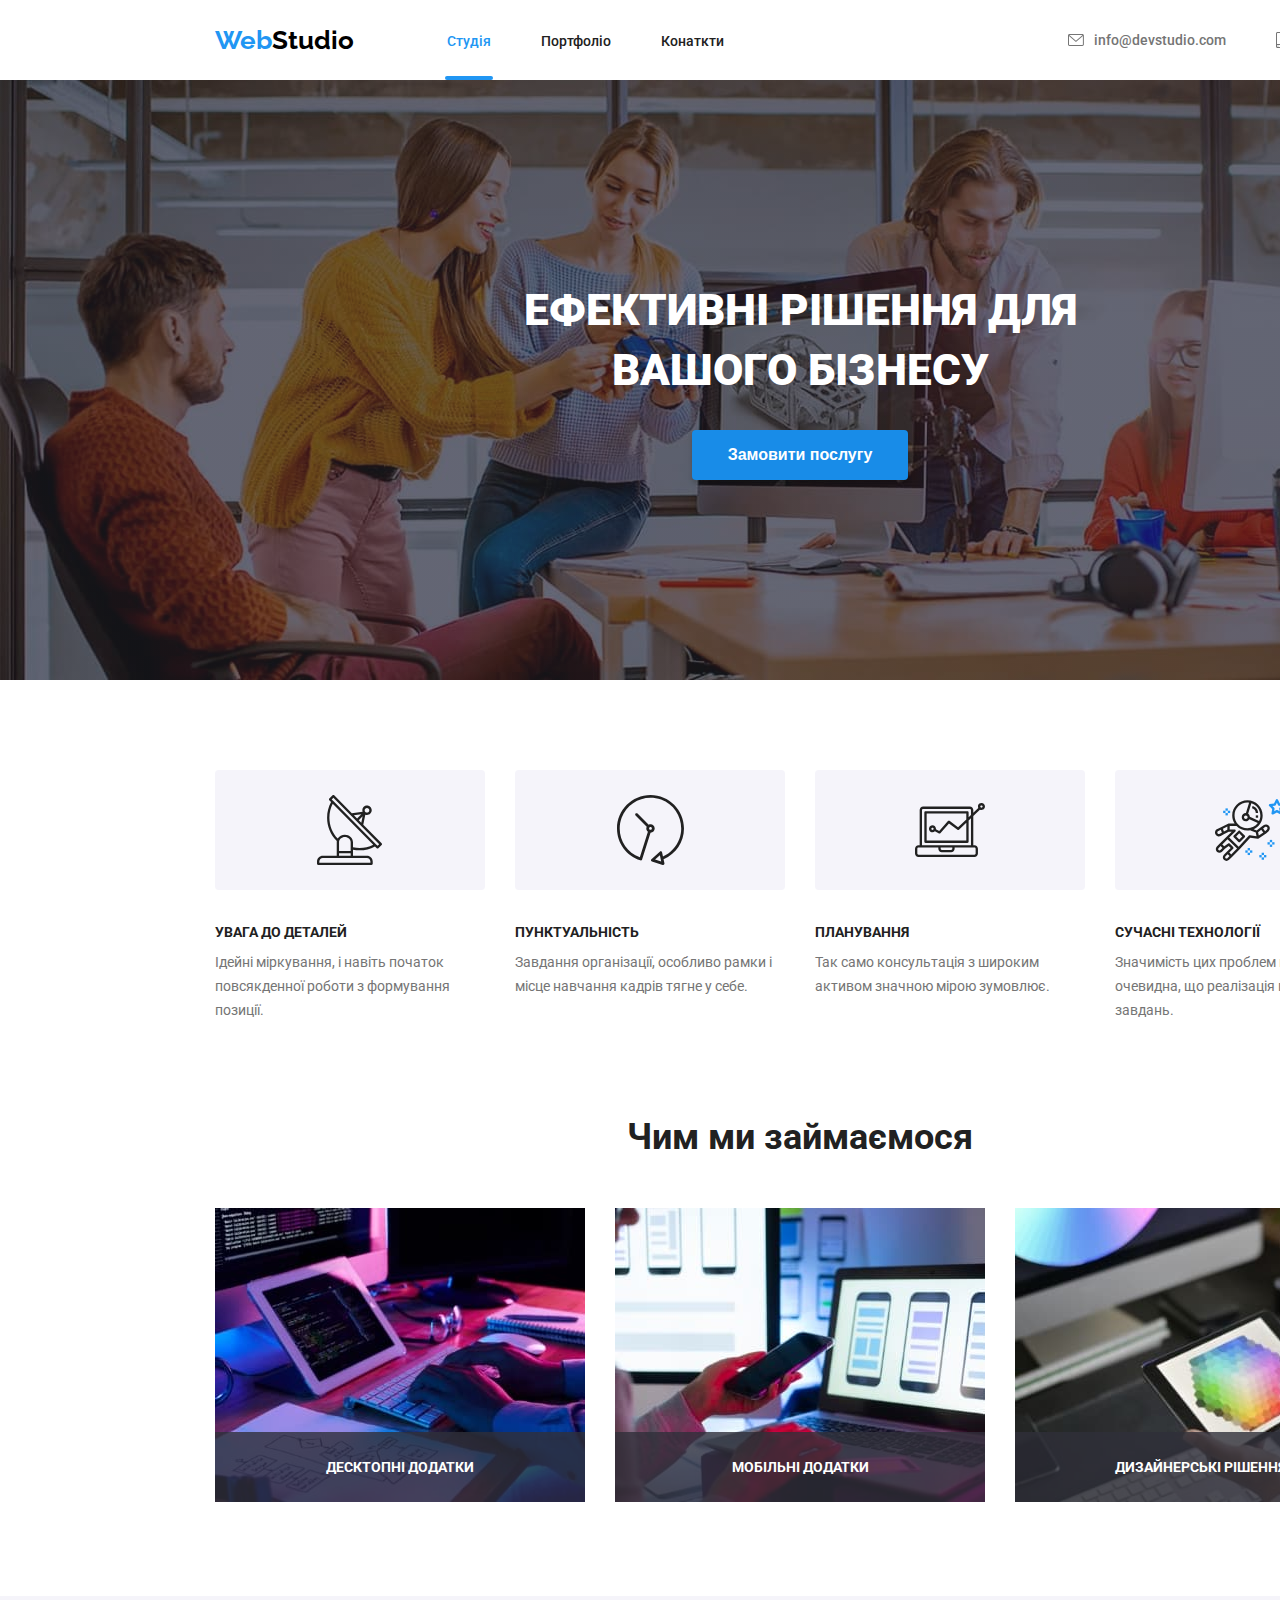
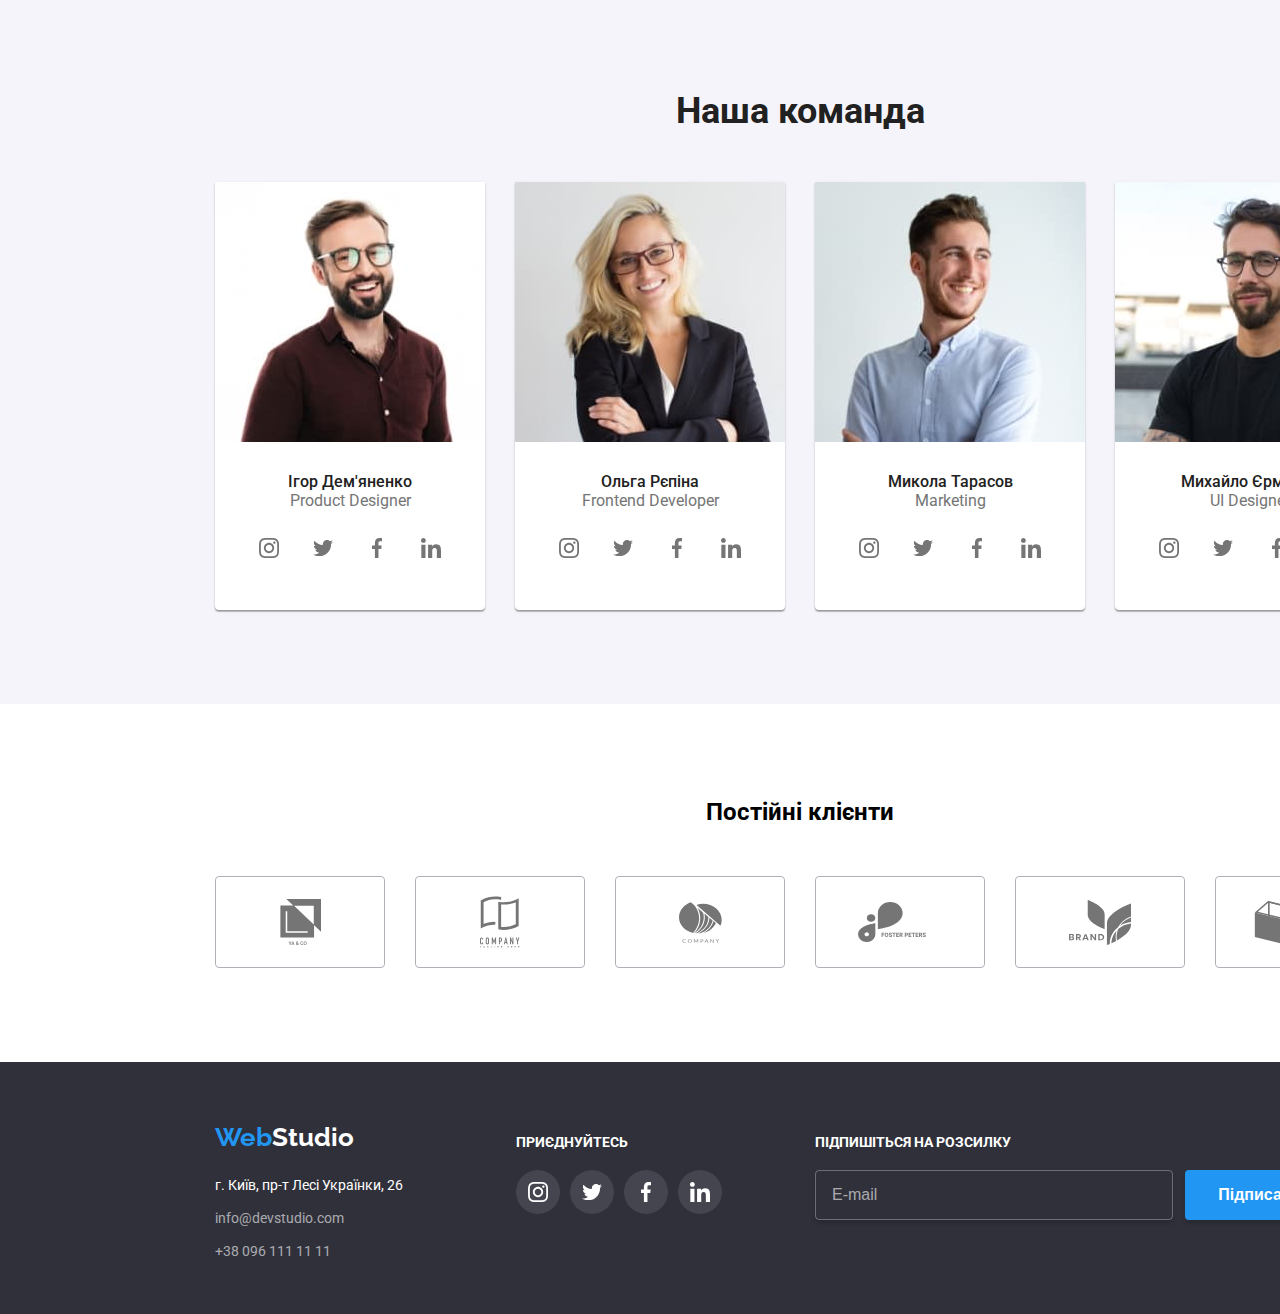
<file: index.html>
<!DOCTYPE html>
<html lang="ua">
  <head>
    <meta charset="UTF-8" />
    <meta http-equiv="X-UA-Compatible" content="IE=edge" />
    <meta name="viewport" content="width=device-width, initial-scale=1.0" />
    <title>WebStudio</title>
    <link rel="preconnect" href="https://fonts.googleapis.com" />
    <link rel="preconnect" href="https://fonts.gstatic.com" crossorigin />
    <link
      href="https://fonts.googleapis.com/css2?family=Raleway:ital,wght@0,700;1,700&family=Roboto:wght@400;500;700;900&display=swap"
      rel="stylesheet"
    />
    <link rel="stylesheet" href="./css/style.css" />
    <link rel="stylesheet" href="./css/normalize.css" />
    <link rel="stylesheet" href="./css/modal.css" />
  </head>
  <body>
    <header class="header">
      <div class="container header-flex">
        <a href="index.html" class="header-logo">
          <span class="accent-blue">Web</span
          ><span class="accent-black">Studio</span></a
        >
        <nav class="header-nav">
          <ul class="header-nav-list">
            <li class="header-nav-item">
              <a href="./index.html" class="header-nav-link active">Студія</a>
            </li>
            <li class="header-nav-item">
              <a href="./portfolio.html" class="header-nav-link">Портфоліо</a>
            </li>
            <li class="header-nav-item">
              <a href="" class="header-nav-link">Конаткти</a>
            </li>
          </ul>
        </nav>
        <ul class="header-contact-list">
          <li class="header-contact-item">
            <a href="mailto:info@devstudio.com" class="contact-link"
              ><svg class="contact-icon envelope">
                <use href="./img/sprite.svg#envelope"></use>
              </svg>
              info@devstudio.com</a
            >
          </li>
          <li class="header-contact-item bib">
            <a href="tel:+380961111111" class="contact-link">
              <svg class="contact-icon smartphone">
                <use href="./img/sprite.svg#smartphone"></use>
              </svg>
              +38 096 111 11 11</a
            >
          </li>
        </ul>
      </div>
    </header>

    <main>
      <section class="hero">
        <div class="container hero-flex">
          <h1 class="hero-title">
            Ефективні рішення для<br />
            вашого бізнесу
          </h1>
          <button class="hero-btn btn-open" data-modal-open>
            Замовити послугу
          </button>
        </div>
      </section>
      <section class="advantage">
        <div class="container advantage-flex">
          <ul class="advantage-list">
            <li class="advantage-item details">
              <h3 class="advantage-title">УВАГА ДО ДЕТАЛЕЙ</h3>
              <p class="advantage-subtitle">
                Ідейні міркування, і навіть початок повсякденної роботи з
                формування позиції.
              </p>
            </li>
            <li class="advantage-item punctuality">
              <h3 class="advantage-title">ПУНКТУАЛЬНІСТЬ</h3>
              <p class="advantage-subtitle">
                Завдання організації, особливо рамки і місце навчання кадрів
                тягне у себе.
              </p>
            </li>
            <li class="advantage-item planning">
              <h3 class="advantage-title">ПЛАНУВАННЯ</h3>
              <p class="advantage-subtitle">
                Так само консультація з широким активом значною мірою зумовлює.
              </p>
            </li>
            <li class="advantage-item technologies">
              <h3 class="advantage-title">СУЧАСНІ ТЕХНОЛОГІЇ</h3>
              <p class="advantage-subtitle">
                Значимість цих проблем настільки очевидна, що реалізація
                планових завдань.
              </p>
            </li>
          </ul>
        </div>
      </section>

      <section class="about">
        <div class="container about-flex">
          <h2 class="about-title">Чим ми займаємося</h2>
          <ul class="about-list">
            <li class="about-list-item">
              <img
                class="about-list-img"
                src="./img/studio-img/ipad.jpg"
                alt="1"
              />
              <div class="title-container">
                <p class="about-list-title">Десктопні додатки</p>
              </div>
            </li>
            <li class="about-list-item">
              <img
                class="about-list-img"
                src="./img/studio-img/phones.jpg"
                alt="2"
              />
              <div class="title-container">
                <p class="about-list-title">Мобільні додатки</p>
              </div>
            </li>
            <li class="about-list-item">
              <img
                class="about-list-img"
                src="./img/studio-img/mozaika.jpg"
                alt="3"
              />
              <div class="title-container">
                <p class="about-list-title">Дизайнерські рішення</p>
              </div>
            </li>
          </ul>
        </div>
      </section>

      <section class="team">
        <div class="container team-flex">
          <h2 class="team-title">Наша команда</h2>
          <ul class="team-list">
            <li class="team-list-item">
              <img
                class="team-list-img"
                src="./img/studio-img/igorik.jpg"
                alt="Ігор Дем'яненко"
              />

              <h3 class="team-subtitle">Ігор Дем'яненко</h3>
              <p class="team-text">Product Designer</p>
              <ul class="team-link-list">
                <li class="team-icon-item">
                  <a href="" class="link-icon">
                    <svg class="instagram">
                      <use href="./img/sprite.svg#instagram"></use>
                    </svg>
                  </a>
                </li>
                <li class="team-icon-item">
                  <a href="" class="link-icon">
                    <svg class="twitter">
                      <use href="./img/sprite.svg#twitter"></use>
                    </svg>
                  </a>
                </li>
                <li class="team-icon-item">
                  <a href="" class="link-icon">
                    <svg class="facebook">
                      <use href="./img/sprite.svg#facebook"></use>
                    </svg>
                  </a>
                </li>
                <li class="team-icon-item">
                  <a href="" class="link-icon">
                    <svg class="linkedin">
                      <use href="./img/sprite.svg#linkedin"></use>
                    </svg>
                  </a>
                </li>
              </ul>
            </li>

            <li class="team-list-item">
              <img
                class="team-list-img"
                src="./img/studio-img/heh-woman.jpg"
                alt="Ольга Рєпіна"
              />

              <h3 class="team-subtitle">Ольга Рєпіна</h3>
              <p class="team-text">Frontend Developer</p>
              <ul class="team-link-list">
                <li class="team-icon-item">
                  <a href="" class="link-icon">
                    <svg class="instagram">
                      <use href="./img/sprite.svg#instagram"></use>
                    </svg>
                  </a>
                </li>
                <li class="team-icon-item">
                  <a href="" class="link-icon">
                    <svg class="twitter">
                      <use href="./img/sprite.svg#twitter"></use>
                    </svg>
                  </a>
                </li>
                <li class="team-icon-item">
                  <a href="" class="link-icon">
                    <svg class="facebook">
                      <use href="./img/sprite.svg#facebook"></use>
                    </svg>
                  </a>
                </li>
                <li class="team-icon-item">
                  <a href="" class="link-icon">
                    <svg class="linkedin">
                      <use href="./img/sprite.svg#linkedin"></use>
                    </svg>
                  </a>
                </li>
              </ul>
            </li>

            <li class="team-list-item">
              <img
                class="team-list-img"
                src="./img/studio-img/TARRRAS.jpg"
                alt="Микола Тарасов"
              />

              <h3 class="team-subtitle">Микола Тарасов</h3>
              <p class="team-text">Marketing</p>
              <ul class="team-link-list">
                <li class="team-icon-item">
                  <a href="" class="link-icon">
                    <svg class="instagram">
                      <use href="./img/sprite.svg#instagram"></use>
                    </svg>
                  </a>
                </li>
                <li class="team-icon-item">
                  <a href="" class="link-icon">
                    <svg class="twitter">
                      <use href="./img/sprite.svg#twitter"></use>
                    </svg>
                  </a>
                </li>
                <li class="team-icon-item">
                  <a href="" class="link-icon">
                    <svg class="facebook">
                      <use href="./img/sprite.svg#facebook"></use>
                    </svg>
                  </a>
                </li>
                <li class="team-icon-item">
                  <a href="" class="link-icon">
                    <svg class="linkedin">
                      <use href="./img/sprite.svg#linkedin"></use>
                    </svg>
                  </a>
                </li>
              </ul>
            </li>
            <li class="team-list-item">
              <img
                class="team-list-img"
                src="./img/studio-img/mishka.jpg"
                alt="Михайло Єрмаков"
              />

              <h3 class="team-subtitle">Михайло Єрмаков</h3>
              <p class="team-text">UI Designer</p>
              <ul class="team-link-list">
                <li class="team-icon-item">
                  <a href="" class="link-icon">
                    <svg class="instagram">
                      <use href="./img/sprite.svg#instagram"></use>
                    </svg>
                  </a>
                </li>
                <li class="team-icon-item">
                  <a href="" class="link-icon">
                    <svg class="twitter">
                      <use href="./img/sprite.svg#twitter"></use>
                    </svg>
                  </a>
                </li>
                <li class="team-icon-item">
                  <a href="" class="link-icon">
                    <svg class="facebook">
                      <use href="./img/sprite.svg#facebook"></use>
                    </svg>
                  </a>
                </li>
                <li class="team-icon-item">
                  <a href="" class="link-icon">
                    <svg class="linkedin">
                      <use href="./img/sprite.svg#linkedin"></use>
                    </svg>
                  </a>
                </li>
              </ul>
            </li>
          </ul>
        </div>
      </section>
      <section class="clients">
        <div class="container clients-container">
          <h2 class="clients-heading">Постійні клієнти</h2>

          <ul class="clients-list">
            <li class="clients-item">
              <svg class="clients-logo yaco">
                <use href="./img/sprite.svg#yaco"></use>
              </svg>
            </li>
            <li class="clients-item">
              <svg class="clients-logo flag">
                <use href="./img/sprite.svg#flag"></use>
              </svg>
            </li>
            <li class="clients-item">
              <svg class="clients-logo company">
                <use href="./img/sprite.svg#company"></use>
              </svg>
            </li>
            <li class="clients-item">
              <svg class="clients-logo foster">
                <use href="./img/sprite.svg#foster"></use>
              </svg>
            </li>
            <li class="clients-item">
              <svg class="clients-logo brand">
                <use href="./img/sprite.svg#brand"></use>
              </svg>
            </li>
            <li class="clients-item">
              <svg class="clients-logo tagline">
                <use href="./img/sprite.svg#tagline"></use>
              </svg>
            </li>
          </ul>
        </div>
      </section>
    </main>
    <footer class="footer">
      <div class="container footer-container">
        <div class="footer-flex">
          <a href="./index.html" class="footer-logo"
            ><span class="accent-blue">Web</span>Studio</a
          >
          <address class="footer-address">
            <ul class="footer-contact">
              <li class="footer-location">г. Київ, пр-т Лесі Українки, 26</li>
              <li class="footer-location">
                <a href="mailto:info@devstudio.com" class="footer-contact-link"
                  >info@devstudio.com</a
                >
              </li>
              <li class="footer-location">
                <a href="tel:+380961111111" class="footer-contact-link">
                  +38 096 111 11 11</a
                >
              </li>
            </ul>
          </address>
        </div>
        <div class="subscribe">
          <h3 class="subscribe-title">приєднуйтесь</h3>
          <ul class="subscribe-list">
            <li class="subscribe-list-item">
              <a href="#!" class="subscribe-list-link">
                <svg class="subscribe-list-icon instagram">
                  <use href="./img/sprite.svg#instagram"></use>
                </svg>
              </a>
            </li>
            <li class="subscribe-list-item">
              <a href="#!" class="subscribe-list-link">
                <svg class="subscribe-list-icon twitter">
                  <use href="./img/sprite.svg#twitter"></use>
                </svg>
              </a>
            </li>
            <li class="subscribe-list-item">
              <a href="#!" class="subscribe-list-link">
                <svg class="subscribe-list-icon facebook">
                  <use href="./img/sprite.svg#facebook"></use>
                </svg>
              </a>
            </li>
            <li class="subscribe-list-item">
              <a href="#!" class="subscribe-list-link">
                <svg class="subscribe-list-icon linkedin">
                  <use href="./img/sprite.svg#linkedin"></use>
                </svg>
              </a>
            </li>
          </ul>
        </div>
        <div class="newsletter">
          <h3 class="newsletter-title">Підпишіться на розсилку</h3>
          <form class="newsletter-form">
            <input
              class="newsletter-input"
              required
              placeholder="E-mail"
              type="email"
            />
            <button class="newsletter-btn" type="submit">
              <span>Підписатися</span
              ><img src="./img/studio-img/send.svg" alt="Підписатися" />
            </button>
          </form>
        </div>
      </div>
    </footer>

    <div class="backdrop is-hidden" data-modal>
      <div class="modal">
        <button class="btn modal-btn" data-modal-close>
          <svg class="modal-close-icon">
            <use href="./img/close.svg#close"></use>
          </svg>
        </button>
        <h3 class="modal-title">Залиште свої дані, ми вам передзвонимо</h3>
        <form class="modal-form">
          <label for="name" class="modal-form-label"
            ><span class="form-title">Ім'я</span>
            <input
              required
              class="form-field form-input"
              type="text"
              minlength="2"
              maxlength="44" /><svg class="input-icon name">
              <use href="./img/modal-sprite.svg#name"></use></svg></label
          ><label class="modal-form-label" for="tel"
            ><span class="form-title">Телефон</span>
            <input
              type="number"
              required
              class="form-field form-input"
              type="tel"
              minlength="10"
              max="13" /><svg class="input-icon tell">
              <use href="./img/modal-sprite.svg#tell"></use></svg></label
          ><label class="modal-form-label" for="email"
            ><span class="form-title">Пошта</span>
            <input
              id="poshta"
              required
              class="form-field form-input"
              type="email" /><svg class="input-icon poshta">
              <use href="./img/modal-sprite.svg#poshta"></use></svg></label
          ><label class="modal-form-label" for="feedback"
            ><span class="form-title">Коментар</span>
            <textarea
              class="form-field form-comment"
              placeholder="Введіть текст"
            ></textarea>
          </label>
          <label class="modal-form-label checkbox-label" for="checkbox">
            <input required class="checkbox" type="checkbox" />

            <p class="checkbox-title">
              Погоджуюся з розсилкою та приймаю
              <a href="" class="conditions">Умови договору</a>
            </p></label
          >
          <button type="submit" class="modal-submit">Відправити</button>
        </form>
      </div>
    </div>
    <script src="./js/modal.js"></script>
  </body>
</html>
</file>
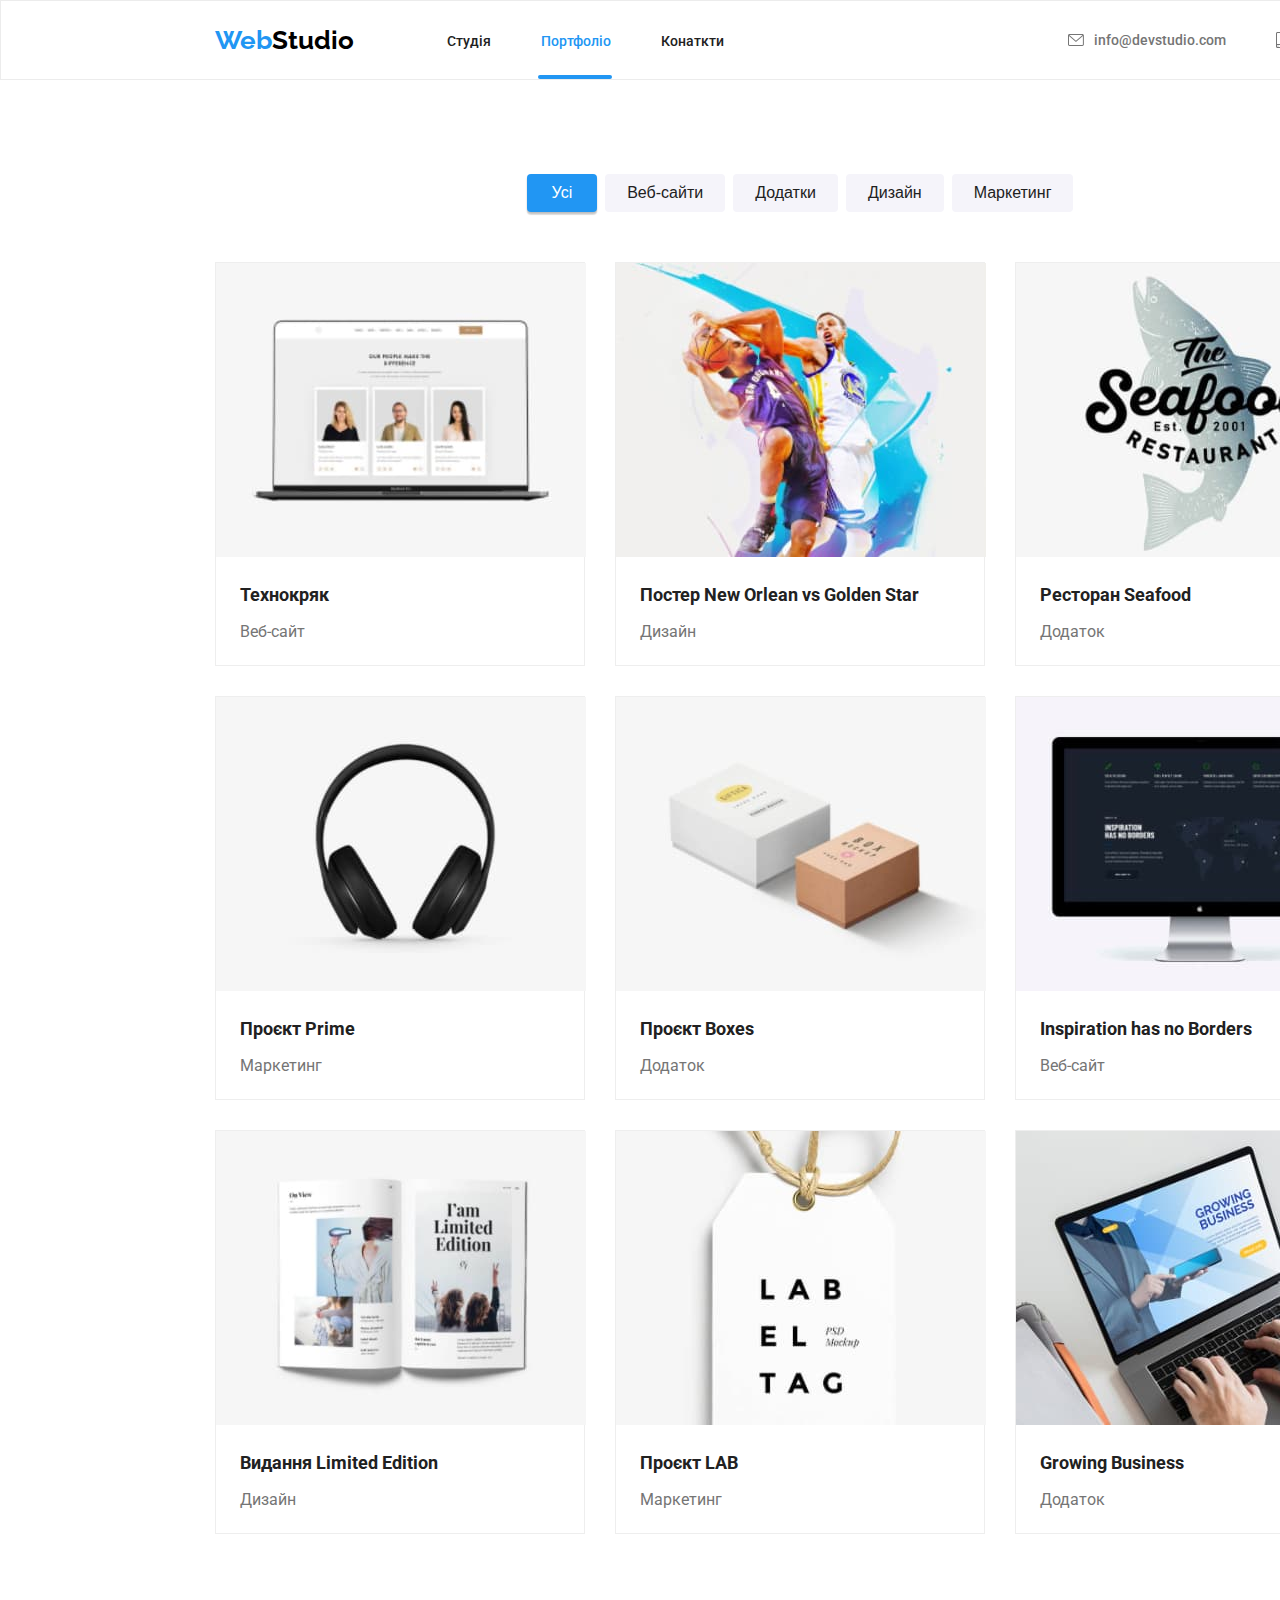
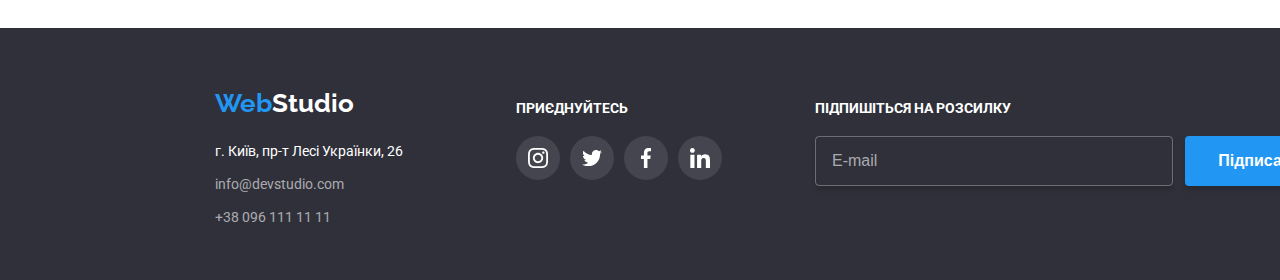
<file: portfolio.html>
<!DOCTYPE html>
<html lang="ua">
  <head>
    <meta charset="UTF-8" />
    <meta http-equiv="X-UA-Compatible" content="IE=edge" />
    <meta name="viewport" content="width=device-width, initial-scale=1.0" />

    <title>Портфоліо</title>
    <link rel="preconnect" href="https://fonts.googleapis.com" />
    <link rel="preconnect" href="https://fonts.gstatic.com" crossorigin />
    <link rel="preconnect" href="https://fonts.googleapis.com" />
    <link rel="preconnect" href="https://fonts.gstatic.com" crossorigin />
    <link
      href="https://fonts.googleapis.com/css2?family=Raleway:ital,wght@0,700;1,700&family=Roboto:wght@400;500;700&display=swap"
      rel="stylesheet"
    />
    <link rel="stylesheet" href="./css/portfolio.css" />
    <link rel="stylesheet" href="./css/normalize.css" />
    <body>
      <header class="header">
        <div class="container header-flex">
          <a href="index.html" class="header-logo">
            <span class="accent-blue">Web</span
            ><span class="accent-black">Studio</span></a
          >
          <nav class="header-nav">
            <ul class="header-nav-list">
              <li class="header-nav-item">
                <a href="./index.html" class="header-nav-link">Студія</a>
              </li>
              <li class="header-nav-item">
                <a href="./portfolio.html" class="header-nav-link active"
                  >Портфоліо</a
                >
              </li>
              <li class="header-nav-item">
                <a href="" class="header-nav-link">Конаткти</a>
              </li>
            </ul>
          </nav>
          <ul class="header-contact-list">
            <li class="header-contact-item">
              <a href="mailto:info@devstudio.com" class="contact-link"
                ><svg class="contact-icon envelope">
                  <use href="./img/sprite.svg#envelope"></use>
                </svg>
                info@devstudio.com</a
              >
            </li>
            <li class="header-contact-item bib">
              <a href="tel:+380961111111" class="contact-link">
                <svg class="contact-icon smartphone">
                  <use href="./img/sprite.svg#smartphone"></use>
                </svg>
                +38 096 111 11 11</a
              >
            </li>
          </ul>
        </div>
      </header>
      <main class="main">
        <section class="portfolio">
          <div class="container portfolio-flex">
            <ul class="filter-list">
              <li class="filter-list-item">
                <button class="filter-btn active-btn">Усі</button>
              </li>
              <li class="filter-list-item">
                <button class="filter-btn">Веб-сайти</button>
              </li>

              <li class="filter-list-item">
                <button class="filter-btn">Додатки</button>
              </li>
              <li class="filter-list-item">
                <button class="filter-btn">Дизайн</button>
              </li>
              <li class="filter-list-item">
                <button class="filter-btn">Маркетинг</button>
              </li>
            </ul>
            <ul class="portfolio-list">
              <li class="portfolio-item">
                <a href="#!" class="portfolio-link">
                  <div class="portfolio-link-box">
                    <img
                      src="./img/portfolio-img/macbook-air.jpg"
                      class="portfolio-img"
                      alt="Картинка"
                    />
                    <div class="overlay-box">
                      <p class="overlay-box-text">
                        Ресурс пропонує комплексні пропозиції з різним рівнем
                        функціоналу та сервісів. Все це дозволить відвідувачу
                        отримати вичерпні відомості про компанію чи приватну
                        особу.
                      </p>
                    </div>
                  </div>

                  <h2 class="portfolio-title">Технокряк</h2>

                  <p class="portfolio-note">Веб-сайт</p>
                </a>
              </li>
              <li class="portfolio-item">
                <a href="#!" class="portfolio-link">
                  <div class="portfolio-link-box">
                    <img
                      src="./img/portfolio-img/basketbal.jpg"
                      class="portfolio-img"
                      alt="Картинка"
                    />
                    <div class="overlay-box">
                      <p class="overlay-box-text">
                        Ресурс пропонує комплексні пропозиції з різним рівнем
                        функціоналу та сервісів. Все це дозволить відвідувачу
                        отримати вичерпні відомості про компанію чи приватну
                        особу.
                      </p>
                    </div>
                  </div>

                  <h2 class="portfolio-title">
                    Постер New Orlean vs Golden Star
                  </h2>

                  <p class="portfolio-note">Дизайн</p>
                </a>
              </li>
              <li class="portfolio-item">
                <a href="#!" class="portfolio-link">
                  <div class="portfolio-link-box">
                    <img
                      src="./img/portfolio-img/seafood.jpg"
                      class="portfolio-img"
                      alt="Картинка"
                    />
                    <div class="overlay-box">
                      <p class="overlay-box-text">
                        Ресурс пропонує комплексні пропозиції з різним рівнем
                        функціоналу та сервісів. Все це дозволить відвідувачу
                        отримати вичерпні відомості про компанію чи приватну
                        особу.
                      </p>
                    </div>
                  </div>

                  <h2 class="portfolio-title">Ресторан Seafood</h2>

                  <p class="portfolio-note">Додаток</p>
                </a>
              </li>
              <li class="portfolio-item">
                <a href="#!" class="portfolio-link">
                  <div class="portfolio-link-box">
                    <img
                      src="./img/portfolio-img/headphones.jpg"
                      class="portfolio-img"
                      alt="Картинка"
                    />
                    <div class="overlay-box">
                      <p class="overlay-box-text">
                        Ресурс пропонує комплексні пропозиції з різним рівнем
                        функціоналу та сервісів. Все це дозволить відвідувачу
                        отримати вичерпні відомості про компанію чи приватну
                        особу.
                      </p>
                    </div>
                  </div>

                  <h2 class="portfolio-title">Проєкт Prime</h2>

                  <p class="portfolio-note">Маркетинг</p>
                </a>
              </li>
              <li class="portfolio-item">
                <a href="#!" class="portfolio-link">
                  <div class="portfolio-link-box">
                    <img
                      src="./img/portfolio-img/boxes.jpg"
                      class="portfolio-img"
                      alt="Картинка"
                    />
                    <div class="overlay-box">
                      <p class="overlay-box-text">
                        Ресурс пропонує комплексні пропозиції з різним рівнем
                        функціоналу та сервісів. Все це дозволить відвідувачу
                        отримати вичерпні відомості про компанію чи приватну
                        особу.
                      </p>
                    </div>
                  </div>

                  <h2 class="portfolio-title">Проєкт Boxes</h2>

                  <p class="portfolio-note">Додаток</p>
                </a>
              </li>
              <li class="portfolio-item">
                <a href="#!" class="portfolio-link">
                  <div class="portfolio-link-box">
                    <img
                      src="./img/portfolio-img/mac.jpg"
                      class="portfolio-img"
                      alt="Картинка"
                    />
                    <div class="overlay-box">
                      <p class="overlay-box-text">
                        Ресурс пропонує комплексні пропозиції з різним рівнем
                        функціоналу та сервісів. Все це дозволить відвідувачу
                        отримати вичерпні відомості про компанію чи приватну
                        особу.
                      </p>
                    </div>
                  </div>

                  <h2 class="portfolio-title">Inspiration has no Borders</h2>

                  <p class="portfolio-note">Веб-сайт</p>
                </a>
              </li>
              <li class="portfolio-item">
                <a href="#!" class="portfolio-link">
                  <div class="portfolio-link-box">
                    <img
                      src="./img/portfolio-img/limited-edition.jpg"
                      class="portfolio-img"
                      alt="Картинка"
                    />
                    <div class="overlay-box">
                      <p class="overlay-box-text">
                        Ресурс пропонує комплексні пропозиції з різним рівнем
                        функціоналу та сервісів. Все це дозволить відвідувачу
                        отримати вичерпні відомості про компанію чи приватну
                        особу.
                      </p>
                    </div>
                  </div>

                  <h2 class="portfolio-title">Видання Limited Edition</h2>

                  <p class="portfolio-note">Дизайн</p>
                </a>
              </li>
              <li class="portfolio-item">
                <a href="#!" class="portfolio-link">
                  <div class="portfolio-link-box">
                    <img
                      src="./img/portfolio-img/labeltag.jpg"
                      class="portfolio-img"
                      alt="Картинка"
                    />
                    <div class="overlay-box">
                      <p class="overlay-box-text">
                        Ресурс пропонує комплексні пропозиції з різним рівнем
                        функціоналу та сервісів. Все це дозволить відвідувачу
                        отримати вичерпні відомості про компанію чи приватну
                        особу.
                      </p>
                    </div>
                  </div>

                  <h2 class="portfolio-title">Проєкт LAB</h2>

                  <p class="portfolio-note">Маркетинг</p>
                </a>
              </li>
              <li class="portfolio-item">
                <a href="#!" class="portfolio-link">
                  <div class="portfolio-link-box">
                    <img
                      src="./img/portfolio-img/grow-business.jpg"
                      class="portfolio-img"
                      alt="Картинка"
                    />
                    <div class="overlay-box">
                      <p class="overlay-box-text">
                        Ресурс пропонує комплексні пропозиції з різним рівнем
                        функціоналу та сервісів. Все це дозволить відвідувачу
                        отримати вичерпні відомості про компанію чи приватну
                        особу.
                      </p>
                    </div>
                  </div>

                  <h2 class="portfolio-title">Growing Business</h2>

                  <p class="portfolio-note">Додаток</p>
                </a>
              </li>
            </ul>
          </div>
        </section>
      </main>
      <footer class="footer">
        <div class="container footer-container">
          <div class="footer-flex">
            <a href="./index.html" class="footer-logo"
              ><span class="accent-blue">Web</span>Studio</a
            >
            <address class="footer-address">
              <ul class="footer-contact">
                <li class="footer-location">г. Київ, пр-т Лесі Українки, 26</li>
                <li class="footer-location">
                  <a
                    href="mailto:info@devstudio.com"
                    class="footer-contact-link"
                    >info@devstudio.com</a
                  >
                </li>
                <li class="footer-location">
                  <a href="tel:+380961111111" class="footer-contact-link">
                    +38 096 111 11 11</a
                  >
                </li>
              </ul>
            </address>
          </div>
          <div class="subscribe">
            <h3 class="subscribe-title">приєднуйтесь</h3>
            <ul class="subscribe-list">
              <li class="subscribe-list-item">
                <a href="#!" class="subscribe-list-link">
                  <svg class="subscribe-list-icon instagram">
                    <use href="./img/sprite.svg#instagram"></use>
                  </svg>
                </a>
              </li>
              <li class="subscribe-list-item">
                <a href="#!" class="subscribe-list-link">
                  <svg class="subscribe-list-icon twitter">
                    <use href="./img/sprite.svg#twitter"></use>
                  </svg>
                </a>
              </li>
              <li class="subscribe-list-item">
                <a href="#!" class="subscribe-list-link">
                  <svg class="subscribe-list-icon facebook">
                    <use href="./img/sprite.svg#facebook"></use>
                  </svg>
                </a>
              </li>
              <li class="subscribe-list-item">
                <a href="#!" class="subscribe-list-link">
                  <svg class="subscribe-list-icon linkedin">
                    <use href="./img/sprite.svg#linkedin"></use>
                  </svg>
                </a>
              </li>
            </ul>
          </div>
          <div class="newsletter">
            <h3 class="newsletter-title">Підпишіться на розсилку</h3>
            <form class="newsletter-form">
              <input
                class="newsletter-input"
                required
                placeholder="E-mail"
                type="email"
              />
              <button class="newsletter-btn" type="submit">
                <span>Підписатися</span
                ><img src="./img/studio-img/send.svg" alt="Підписатися" />
              </button>
            </form>
          </div>
        </div>
      </footer>
    </body>
  </head>
</html>
</file>
<file: css/style.css>
:root {
  --blue-color: #2196f3;
  --logo-black: #000000;
  --white-color: #ffffff;
  --black-color: #212121;
  --grey-color: #757575;
  --footer-grey: #ffffff99;
  --blue-button: #188ce8;
  --hero_footer-background: #2f303a;
  --our-team: #f5f4fa;
  --header-border: rgb(236, 236, 236);
}
.hero {
  color: var(--hero_footer-background);
}
body {
  font-family: "Roboto";
}
.container {
  width: 1200px;
  padding: 0 15px;
  margin: 0 auto;
}
svg {
  fill: var(--grey-color);
}
/* HEADER */

.bib {
  width: 142px;
  height: 16px;
}
.header-logo {
  font-family: Raleway;
  font-size: 26px;
  font-weight: 700;
  line-height: calc(31 / 26);
  color: var(--logo-black);
}
.accent-blue {
  color: var(--blue-color);
}
.header-nav,
.header-nav-list,
.header-contact-list {
  display: flex;
  align-items: center;
}
.header {
  position: relative;
  width: 1600px;
  height: 80px;
  display: flex;
  align-items: center;
}
header li a:hover {
  color: var(--blue-color);
}
.header-nav-link {
  color: var(--black-color);
  line-height: calc(16 / 14);
  font-size: 14px;
  font-weight: 500;
}

.contact-link {
  color: var(--grey-color);
  line-height: calc(16 / 14);
  font-size: 14px;
  font-weight: 500;
}

.header-flex {
  display: flex;
  margin: 0 auto;
}
.header-nav {
  margin-left: 93px;
}
.header-contact-list {
  margin-left: 344px;
}
.header-nav-item:not(:last-child) {
  margin-right: 50px;
}
.header-contact-item:not(:last-child) {
  margin-right: 50px;
}
.envelope {
  width: 16px;
  height: 12px;
  fill: var(--grey-color);
}
.smartphone {
  width: 10px;
  height: 16px;
  fill: var(--grey-color);
}
.contact-link {
  display: flex;
  align-items: center;
}
.contact-link:hover svg {
  fill: var(--blue-color);
}
header svg {
  margin-right: 10px;
}
.active {
  color: var(--blue-color);
}
.active::after {
  content: " ";
  display: block;
  width: 48px;
  height: 4px;
  border-radius: 2px;
  background: var(--blue-color);
  position: absolute;
  bottom: 0;
  left: 445px;
}

/* MAIN */

.main {
  width: 1600px;
  margin: 0 auto;
}

/* hero */
.hero {
  background-color: var(--hero_footer-background);
  width: 1600px;
  height: 600px;
  margin: 0 auto;
  margin-bottom: 94px;
  display: flex;
  background-image: linear-gradient(
      to right,
      rgba(47, 48, 58, 0.4),
      rgba(47, 48, 58, 0.4)
    ),
    url(../img/studio-img/hero.jpg);
}
.hero-title {
  color: var(--white-color);
  line-height: calc(60 / 44);
  font-size: 44px;
  font-weight: 900;
  margin-bottom: 30px;
  text-align: center;
  text-transform: uppercase;
}
.hero-flex {
  display: flex;
  flex-direction: column;
  justify-content: center;
  align-items: center;
}

.hero-btn {
  background-color: var(--blue-button);
  color: var(--white-color);
  width: 216px;
  height: 50px;
  border-radius: 4px;
  font-size: 16px;
  font-weight: 700;
  line-height: calc(30 / 16);
  text-align: center;
  box-shadow: 0px 4px 4px 0px rgba(0, 0, 0, 0.15);
}
/* advantages */
.advantage-title {
  color: var(--black-color);

  font-size: 14px;
  font-weight: 700;
  line-height: calc(16 / 14);
  margin-bottom: 10px;
}
.advantage-subtitle {
  color: var(--grey-color);

  font-size: 14px;
  font-weight: 400;
  line-height: calc(24 / 14);
}
.advantage {
  height: 248px;
  width: 1600px;
  margin: 0 auto;
  display: flex;
  margin-bottom: 94px;
  align-items: flex-end;
}
.advantage-item {
  width: 270px;
}
.advantage-item::before {
  content: "";
  margin-bottom: 30px;
  width: 270px;
  height: 120px;
  background-color: var(--our-team);
  border-radius: 4px;
  background-repeat: no-repeat;
  background-position: center;
}
.details::before {
  background-image: url(../img/studio-img/antena.svg);
}
.punctuality::before {
  background-image: url(../img/studio-img/timer.svg);
}

.planning::before {
  background-image: url(../img/studio-img/graphik.svg);
}
.technologies::before {
  background-image: url(../img/studio-img/astronaut.svg);
}
.advantage-item:not(:last-child) {
  margin-right: 30px;
}
.advantage-list {
  display: flex;
}
/* about */
.about-title {
  color: var(--black-color);

  font-size: 36px;
  font-weight: 700;
  line-height: calc(42 / 36);
}
.about-flex {
  margin: 0 auto;
  display: flex;
  flex-direction: column;
  align-items: center;
  justify-content: space-between;
}
.about-list {
  display: flex;
  margin-top: 50px;
}
.about-list-item {
  position: relative;
}
.about-list-item:nth-child(2) {
  margin-right: 30px;
  margin-left: 30px;
}
.title-container {
  width: 370px;
  height: 70px;
  display: flex;
  align-items: center;
  justify-content: center;
  position: absolute;
  text-align: center;
  background: rgba(47, 48, 58, 0.8);
  bottom: 0px;
}
.about-list-title {
  color: var(--white-color);

  font-size: 14px;
  font-weight: 700;
  line-height: calc(16 / 14);

  text-transform: uppercase;
}
.about {
  height: 386px;
  width: 1600px;
  margin: 0 auto;
  margin-bottom: 94px;
}

/* team  */
.team {
  display: flex;
  justify-content: center;
  flex-direction: column;
  margin: 0 auto;
  background-color: var(--our-team);
  width: 1600px;
  height: 708px;
  margin-bottom: 94px;
}
.team-title {
  color: var(--black-color);
  font-size: 36px;
  font-weight: 700;
  line-height: calc(42 / 36);
}
.team-subtitle {
  color: var(--black-color);

  font-size: 16px;
  font-weight: 500;
  line-height: calc(19 / 16);
}
.team-text {
  color: var(--grey-color);
  font-size: 16px;
  font-weight: 400;
  line-height: calc(19 / 16);
}
.team-flex {
  margin: 0 auto;

  display: flex;
  flex-direction: column;
  align-items: center;
}
.team-list {
  display: flex;
  margin-top: 50px;
}
.team-list-item {
  background-color: var(--white-color);
  display: flex;
  flex-direction: column;
  align-items: center;
  width: 270px;
  height: 428px;
  border-radius: 0px 0px 4px 4px;

  box-shadow: 0px 2px 1px 0px rgba(0, 0, 0, 0.2),
    0px 1px 1px 0px rgba(0, 0, 0, 0.14), 0px 1px 3px 0px rgba(0, 0, 0, 0.12);
}
.team-list-item:not(:last-child) {
  margin-right: 30px;
}
.team-list-img {
  margin-bottom: 30px;
}

.instagram {
  width: 20px;
  height: 20px;
}
.twitter {
  width: 20px;
  height: 16.25px;
}
.facebook {
  width: 10px;
  height: 20px;
}
.linkedin {
  width: 20px;
  height: 20px;
}
.team-icon-item {
  width: 44px;
  height: 44px;
  display: flex;
  justify-content: center;
}
.link-icon {
  box-sizing: border-box;
  display: flex;
  width: 44px;
  align-items: center;
  justify-content: center;
}

.team-link-list {
  display: flex;
  justify-content: center;
  margin: 0 auto;
  margin-top: 16px;
  gap: 10px;
}
.team-icon-item:hover {
  background-color: var(--blue-color);
  border-radius: 22px;
}
.team-icon-item:hover svg {
  fill: var(--white-color);
}
/* clients */
.clients {
  width: 1600px;
}
.clients-item {
  border: 1px solid rgb(175, 177, 184);
  border-radius: 4px;
  width: 170px;
  height: 92px;
  display: flex;
  align-items: center;
  justify-content: center;
}
.clients-container {
  margin-bottom: 94px;
}
.clients-list {
  gap: 30px;
  display: flex;
  justify-content: center;
  margin-top: 50px;
}
.clients-item:hover svg {
  fill: var(--blue-color);
}
.clients-item:hover {
  border-color: var(--blue-color);
  cursor: pointer;
}

.clients-heading {
  text-align: center;
}
.yaco {
  width: 41px;
  height: 46px;
}
.flag {
  width: 40px;
  height: 52px;
}
.company {
  width: 43px;
  height: 41px;
}
.foster {
  width: 84px;
  height: 40px;
}
.brand {
  width: 62px;
  height: 45px;
}
.tagline {
  width: 93px;
  height: 43px;
}
/* FOOTER */
.footer {
  background-color: var(--hero_footer-background);
  width: 1600px;
  height: 252px;
  display: flex;
  margin: 0 auto;
}
.accent-blue {
  color: var(--blue-color);
}
.footer-logo {
  font-family: Raleway;
  font-size: 26px;
  font-weight: 700;
  line-height: calc(31 / 26);
  color: var(--white-color);
}
.footer-location {
  color: var(--white-color);

  font-size: 14px;
  font-weight: 400;
  line-height: calc(24 / 14);
}
.footer-contact-link {
  color: var(--footer-grey);

  font-size: 14px;
  font-weight: 400;
  line-height: calc(24 / 14);
}

.footer-flex {
  margin-top: 60px;
}
.footer-container {
  margin: 0 auto;
  display: flex;
}
.footer-address {
  margin-top: 20px;
  font-style: normal;
  width: 231px;
}
.footer-location {
  margin-top: 9px;
}

/* subscribe */

.subscribe-list {
  display: flex;
  gap: 10px;
}
.subscribe-list-item {
  width: 44px;
  height: 44px;

  border-radius: 22px;
}
.subscribe-list-link {
  width: 44px;
  height: 44px;
  border-radius: 22px;
  background-color: rgba(255, 255, 255, 0.1);
  display: flex;
  align-items: center;
  justify-content: center;
}
.subscribe-list-icon {
  fill: var(--white-color);
}
.subscribe-list-link:hover {
  background-color: var(--blue-color);
}

.subscribe-title {
  color: var(--white-color);
  margin-bottom: 20px;
  font-size: 14px;
  font-weight: 700;
  line-height: calc(16 / 14);
  letter-spacing: 3%;
  text-align: left;
  text-transform: uppercase;
}
.subscribe {
  margin-top: 72px;
  margin-left: 70px;
  width: 206px;
  height: 80px;
}

/* newsletter */

.newsletter {
  width: 570px;
  height: 86px;
  display: flex;
  flex-direction: column;
  justify-content: space-between;
  margin-top: 72px;
  margin-left: 93px;
}
.newsletter-title {
  color: var(--white-color);
  font-size: 14px;
  font-weight: 700;
  line-height: calc(16 / 14);

  text-align: left;
  text-transform: uppercase;
}
.newsletter-form {
  display: flex;
  justify-content: space-between;
}
.newsletter-input {
  border: 1px solid rgba(255, 255, 255, 0.3);
  border-radius: 4px;
  box-shadow: 0px 4px 4px 0px rgba(0, 0, 0, 0.15);
  background-color: inherit;
  width: 358px;
  height: 50px;
  padding-left: 16px;
  padding-right: 16px;
  color: rgba(255, 255, 255, 0.6);
  font-size: 17px;
}

.newsletter-input::placeholder {
  color: rgba(255, 255, 255, 0.6);

  font-size: 16px;
  font-weight: 400;
  line-height: calc(20 / 16);

  text-align: left;
}
.newsletter-btn {
  width: 200px;
  height: 50px;

  border-radius: 4px;
  box-shadow: 0px 4px 4px 0px rgba(0, 0, 0, 0.15);
  background: var(--blue-color);
  display: flex;
  align-items: center;
  justify-content: center;
  gap: 10px;
}
.newsletter-btn span {
  display: block;
  font-size: 16px;
  color: var(--white-color);
  font-weight: 700;
  line-height: calc(30 / 16);
  text-align: center;
}
.newsletter-btn img {
  width: 24px;
  height: 24px;
}
</file>
<file: css/modal.css>
:root {
  --blue-color: #2196f3;
  --logo-black: #000000;
  --white-color: #ffffff;
  --black-color: #212121;
  --grey-color: #757575;
  --footer-grey: #ffffff99;
  --blue-button: #188ce8;
  --hero_footer-background: #2f303a;
  --our-team: #f5f4fa;
  --header-border: rgb(236, 236, 236);
}
.backdrop {
  position: fixed;
  top: 0;
  left: 0;
  width: 100%;
  height: 100%;
  background-color: rgba(0, 0, 0, 0.5);
  opacity: 1;
}
.backdrop.is-hidden {
  opacity: 0;
  pointer-events: none;
}

.no-scroll {
  overflow: hidden;
}

.modal {
  position: absolute;
  top: 50%;
  left: 50%;

  transform: translate(-50%, -50%);
}
.modal {
  width: 528px;
  height: 581px;
  display: flex;
  flex-direction: column;

  align-items: center;

  border-radius: 4px;
  box-shadow: 0px 2px 1px 0px rgba(0, 0, 0, 0.2),
    0px 1px 1px 0px rgba(0, 0, 0, 0.14), 0px 1px 3px 0px rgba(0, 0, 0, 0.12);
  background: var(--white-color);
}
.modal-form {
  display: flex;
  flex-direction: column;
  align-items: center;
}
.modal-form-label:nth-child(-n + 3) {
  margin-bottom: 10px;
  position: relative;
}
.modal-form-label {
  position: relative;
}

.modal-btn {
  margin-top: 8px;
  margin-right: 8px;
  width: 30px;
  height: 30px;
  border: 1px solid rgba(0, 0, 0, 0.1);
  border-radius: 15px;
  background: var(--white-color);
  align-self: flex-end;
  display: flex;
  flex-direction: column;
  justify-content: center;
  align-items: center;
}
.modal-close-icon {
  width: 11px;
  height: 11px;
  fill: #000000;
}
.modal-btn:hover .modal-close-icon {
  fill: var(--blue-color);
}

.modal-title {
  color: rgb(33, 33, 33);
  font-family: Roboto;
  font-size: 20px;
  font-weight: 700;
  line-height: calc(23 / 20);
  margin-bottom: 12px;

  text-align: center;
}
.form-title {
  color: var(--grey-color);
  display: block;
  font-size: 12px;
  font-weight: 400;
  line-height: calc(14 / 12);
  margin-bottom: 4px;
  text-align: left;
}
.form-field {
  width: 448px;
  border-width: 1px;
  border-style: solid;
  border-color: rgba(33, 33, 33, 0.2);
  border-radius: 4px;
}

.form-comment {
  height: 120px;
}
.checkbox-title {
  font-size: 14px;
  font-weight: 400;
  line-height: calc(24 / 14);
  color: var(--grey-color);
  text-align: left;
}
.checkbox-label {
  display: flex;
  justify-content: center;
  align-items: center;
  gap: 8px;
  margin-top: 20px;
}
.conditions {
  color: var(--blue-color);
  text-decoration: underline;
  cursor: pointer;
}
.modal-submit {
  background-color: var(--blue-color);
  width: 200px;
  height: 50px;
  color: rgb(255, 255, 255);

  font-size: 16px;
  font-weight: 700;
  line-height: calc(30 / 16);

  border-radius: 4px;
  box-shadow: 0px 4px 4px 0px rgba(0, 0, 0, 0.15);

  text-align: center;
}
.modal-submit {
  margin-top: 30px;
}
textarea {
  padding: 12px 16px;
  resize: none;
  outline: none;
}
textarea::placeholder {
  color: rgba(117, 117, 117, 0.5);

  font-size: 12px;
  font-weight: 400;
  line-height: calc(14 / 12);

  text-align: left;
}

.checkbox {
  width: 16px;
  height: 15px;
  cursor: pointer;
}
.checkbox:checked::after {
  display: none;
}
.checkbox::after {
  content: " ";
  background-image: url(../img/studio-img/checkbox.svg);
  background-repeat: no-repeat;
  width: 16px;
  height: 15px;
}

label svg {
  fill: var(--black-color);
  position: absolute;
  bottom: 14px;
}

.tell {
  width: 13px;
  height: 13px;
  left: 14px;
}
.poshta {
  left: 13.5px;
  width: 15px;
  height: 12px;
}
.name {
  left: 15px;
  width: 12px;
  height: 12px;
}

.form-input {
  height: 40px;
  padding-left: 42.5px;
  padding-right: 15px;
}
.form-input:hover + svg,
.form-input:focus + svg {
  fill: var(--blue-color);
}
.form-input:hover,
.form-input:focus {
  border-color: var(--blue-color);
}
</file>
<file: css/portfolio.css>
:root {
  --blue-color: #2196f3;
  --logo-black: #000000;
  --white-color: #ffffff;
  --black-color: #212121;
  --grey-color: #757575;
  --footer-grey: #ffffff99;
  --blue-button: #188ce8;
  --hero_footer-background: #2f303a;
  --our-team: #f5f4fa;
  --item-border: rgb(238, 238, 238);
  --header-border: rgb(236, 236, 236);
}

body {
  font-family: "Roboto";
}
.container {
  width: 1200px;

  padding: 0 15px;
  margin: 0 auto;
}

/* HEADER */
.bib {
  width: 142px;
  height: 16px;
}
svg {
}
.header-logo {
  font-family: Raleway;
  font-size: 26px;
  font-weight: 700;
  line-height: calc(31 / 26);
  color: var(--logo-black);
}
.accent-blue {
  color: var(--blue-color);
}
.header-nav,
.header-nav-list,
.header-contact-list {
  display: flex;
  align-items: center;
}
.header {
  position: relative;
  margin: 0 auto;
  margin-bottom: 94px;
  width: 1600px;
  height: 80px;
  display: flex;
  align-items: center;
  border: 1px solid rgb(236, 236, 236);
}
header li a:hover {
  color: var(--blue-color);
}
.header-nav-link {
  color: var(--black-color);
  line-height: calc(16 / 14);
  font-size: 14px;
  font-weight: 500;
}
.active {
  color: var(--blue-color);
}
.active::after {
  content: " ";
  position: absolute;
  bottom: 0;
  left: 537px;
  display: block;
  width: 74px;
  height: 4px;
  border-radius: 2px;
  background-color: var(--blue-color);
}

.contact-link {
  color: var(--grey-color);
  line-height: calc(16 / 14);
  font-size: 14px;
  font-weight: 500;
}

.header-flex {
  display: flex;
  margin: 0 auto;
}
.header-nav {
  margin-left: 93px;
}
.header-contact-list {
  margin-left: 344px;
}
.header-nav-item:not(:last-child) {
  margin-right: 50px;
}
.header-contact-item:not(:last-child) {
  margin-right: 50px;
}
.envelope {
  width: 16px;
  height: 12px;
  fill: var(--grey-color);
}
.smartphone {
  width: 10px;
  height: 16px;
  fill: var(--grey-color);
}
.contact-link {
  display: flex;
  align-items: center;
}
.contact-link:hover svg {
  fill: var(--blue-color);
}
header svg {
  margin-right: 10px;
}

/* MAIN */
.main {
  margin: 0 auto;
  margin-bottom: 94px;
}
.filter-btn {
  background-color: var(--our-team);
  color: var(--black-color);
  font-size: 16px;
  font-weight: 500;
  line-height: calc(26 / 16);
  padding: 6px 22px;
  border-radius: 4px;
}
.active-btn {
  background-color: var(--blue-color);
  color: var(--white-color);
  padding-left: 25px;
  padding-right: 25px;
  box-shadow: 0px 2px 2px 0px rgba(0, 0, 0, 0.12),
    0px 1px 2px 0px rgba(0, 0, 0, 0.08), 0px 3px 1px 0px rgba(0, 0, 0, 0.1);
}
.filter-btn:hover {
  background-color: var(--blue-color);
  color: var(--white-color);

  box-shadow: 0px 2px 2px 0px rgba(0, 0, 0, 0.12),
    0px 1px 2px 0px rgba(0, 0, 0, 0.08), 0px 3px 1px 0px rgba(0, 0, 0, 0.1);
}
.filter-list {
  display: flex;
  justify-content: center;
  margin-bottom: 50px;
}
.filter-list-item:not(:last-child) {
  margin-right: 8px;
}
/* portfolio  */
.portfolio-item {
  flex-basis: calc((100% - 2 * 30px) / 3);
  height: 404px;
  width: 370px;
  box-sizing: border-box;
}
.portfolio-link-box {
  position: relative;

  width: 370px;
  height: 294px;
  overflow: hidden;
}
.portfolio-item:hover {
  box-shadow: 1px 4px 6px 0px rgba(0, 0, 0, 0.16),
    0px 4px 4px 0px rgba(0, 0, 0, 0.06), 0px 1px 1px 0px rgba(0, 0, 0, 0.12);
}

.portfolio-link {
  display: block;
  border: 1px solid var(--item-border);
  width: 370px;
  height: 404px;
}
.portfolio-link:hover .overlay-box {
  transform: translateY(-100%);
}
.overlay-box {
  position: absolute;
  width: 100%;
  height: 100%;

  background-color: rgba(33, 150, 243, 0.9);
  display: flex;
  justify-content: center;
  align-items: center;
}
.overlay-box-text {
  width: 322px;
  height: 168px;
  color: var(--white-color);

  font-size: 18px;
  font-weight: 400;
  line-height: calc(28 / 18);

  text-align: left;
}
.portfolio-title {
  color: var(--black-color);
  display: inline-block;
  font-size: 18px;
  font-weight: 700;
  line-height: calc(36 / 18);
  margin-top: 20px;
  margin-left: 24px;
}
.portfolio-note {
  color: var(--grey-color);

  font-size: 16px;
  font-weight: 400;
  line-height: calc(30 / 16);
  margin-top: 4px;
  margin-left: 24px;
}
.portfolio {
  width: 1600px;
  margin: 0 auto;
}
.portfolio-list {
  display: flex;
  flex-wrap: wrap;
  justify-content: center;
  gap: 30px;
}

/* FOOTER */
.footer {
  background-color: var(--hero_footer-background);
  width: 1600px;
  height: 252px;
  display: flex;
  margin: 0 auto;
}
.accent-blue {
  color: var(--blue-color);
}
.footer-logo {
  font-family: Raleway;
  font-size: 26px;
  font-weight: 700;
  line-height: calc(31 / 26);
  color: var(--white-color);
}
.footer-location {
  color: var(--white-color);

  font-size: 14px;
  font-weight: 400;
  line-height: calc(24 / 14);
}
.footer-contact-link {
  color: var(--footer-grey);

  font-size: 14px;
  font-weight: 400;
  line-height: calc(24 / 14);
}

.footer-flex {
  margin-top: 60px;
}
.footer-container {
  margin: 0 auto;
  display: flex;
}
.footer-address {
  margin-top: 20px;
  font-style: normal;
  width: 231px;
}
.footer-location {
  margin-top: 9px;
}

/* subscribe */

.subscribe-list {
  display: flex;
  gap: 10px;
}
.subscribe-list-item {
  width: 44px;
  height: 44px;

  border-radius: 22px;
}
.subscribe-list-link {
  width: 44px;
  height: 44px;
  border-radius: 22px;
  background-color: rgba(255, 255, 255, 0.1);
  display: flex;
  align-items: center;
  justify-content: center;
}
.subscribe-list-icon {
  fill: var(--white-color);
}
.subscribe-list-link:hover {
  background-color: var(--blue-color);
}

.subscribe-title {
  color: var(--white-color);
  margin-bottom: 20px;
  font-size: 14px;
  font-weight: 700;
  line-height: calc(16 / 14);
  letter-spacing: 3%;
  text-align: left;
  text-transform: uppercase;
}
.subscribe {
  margin-top: 72px;
  margin-left: 70px;
  width: 206px;
  height: 80px;
}

.instagram {
  width: 20px;
  height: 20px;
}
.twitter {
  width: 20px;
  height: 16.25px;
}
.facebook {
  width: 10px;
  height: 20px;
}
.linkedin {
  width: 20px;
  height: 20px;
}

/* newsletter */

.newsletter {
  width: 570px;
  height: 86px;
  display: flex;
  flex-direction: column;
  justify-content: space-between;
  margin-top: 72px;
  margin-left: 93px;
}
.newsletter-title {
  color: var(--white-color);
  font-size: 14px;
  font-weight: 700;
  line-height: calc(16 / 14);

  text-align: left;
  text-transform: uppercase;
}
.newsletter-form {
  display: flex;
  justify-content: space-between;
}
.newsletter-input {
  border: 1px solid rgba(255, 255, 255, 0.3);
  border-radius: 4px;
  box-shadow: 0px 4px 4px 0px rgba(0, 0, 0, 0.15);
  background-color: inherit;
  width: 358px;
  height: 50px;
  padding-left: 16px;
  padding-right: 16px;
  color: rgba(255, 255, 255, 0.6);
  font-size: 17px;
}

.newsletter-input::placeholder {
  color: rgba(255, 255, 255, 0.6);

  font-size: 16px;
  font-weight: 400;
  line-height: calc(20 / 16);

  text-align: left;
}
.newsletter-btn {
  width: 200px;
  height: 50px;

  border-radius: 4px;
  box-shadow: 0px 4px 4px 0px rgba(0, 0, 0, 0.15);
  background: var(--blue-color);
  display: flex;
  align-items: center;
  justify-content: center;
  gap: 10px;
}
.newsletter-btn span {
  display: block;
  font-size: 16px;
  color: var(--white-color);
  font-weight: 700;
  line-height: calc(30 / 16);
  text-align: center;
}
.newsletter-btn img {
  width: 24px;
  height: 24px;
}
</file>
